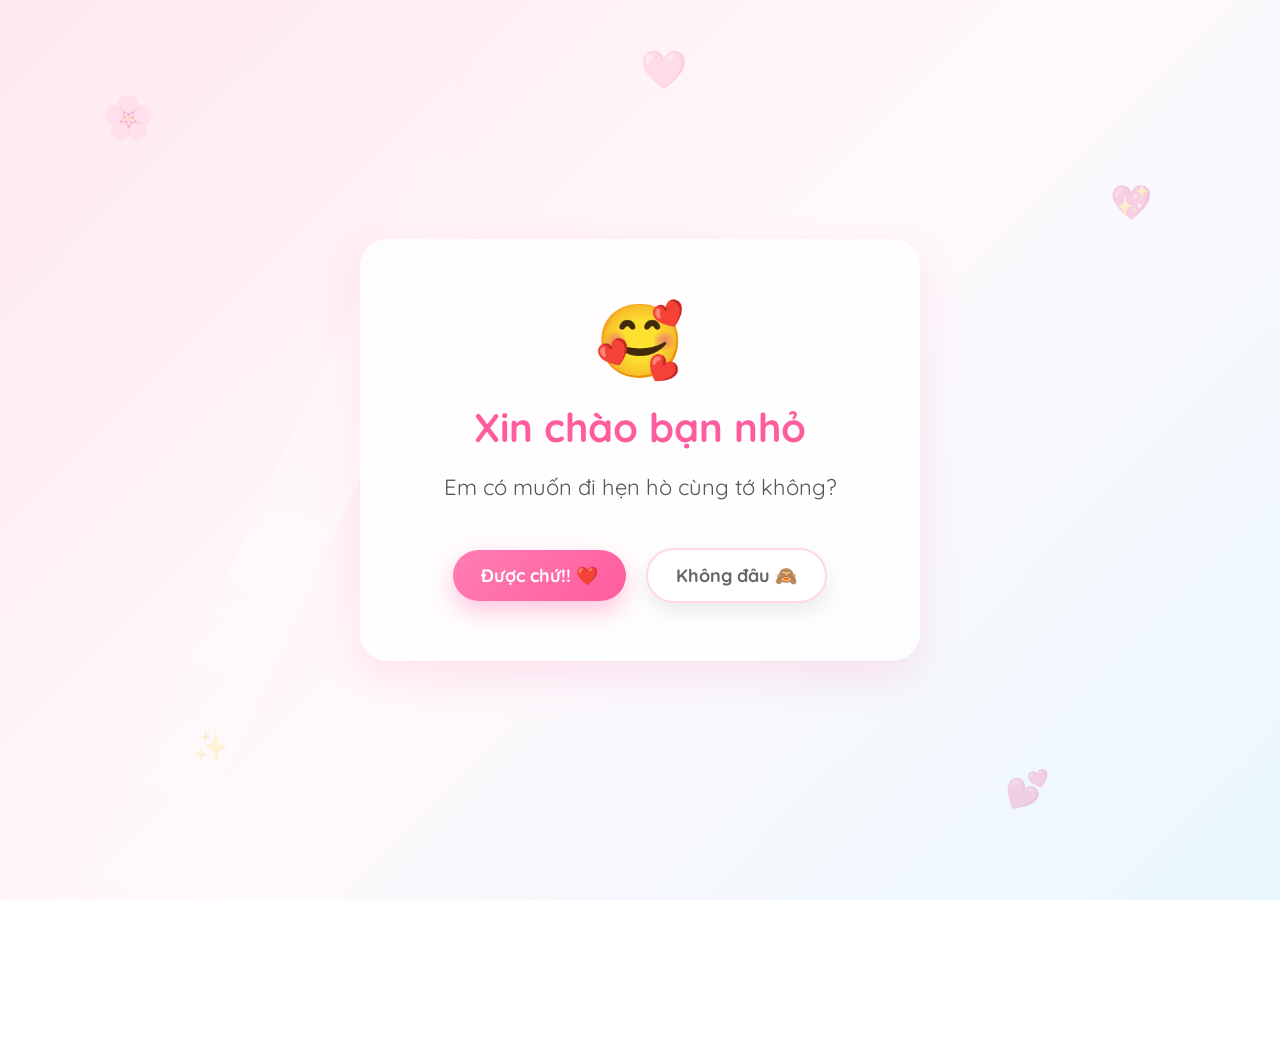
<file: index.html>
<!DOCTYPE html>
<html lang="vi">

<head>
    <meta charset="UTF-8">
    <meta name="viewport" content="width=device-width, initial-scale=1.0">

    <title>💖 Gửi đến em 💖</title>

    <!-- Google Font -->
    <link rel="preconnect" href="https://fonts.googleapis.com">
    <link rel="preconnect" href="https://fonts.gstatic.com" crossorigin>

    <link href="https://fonts.googleapis.com/css2?family=Quicksand:wght@400;500;700&display=swap"
          rel="stylesheet">

    <link rel="stylesheet" href="css/style.css">
</head>

<body>

<!-- Background -->
<div class="background">

    <span class="floating floating1">🌸</span>
    <span class="floating floating2">💖</span>
    <span class="floating floating3">✨</span>
    <span class="floating floating4">💕</span>
    <span class="floating floating5">🩷</span>

</div>

<!-- Main -->
<main class="container">

    <section class="card">

        <div class="emoji">
            🥰
        </div>

        <h1>
            Xin chào bạn nhỏ
        </h1>

        <p class="question">
            Em có muốn đi hẹn hò cùng tớ không?
        </p>

        <div class="buttons">

            <button
                    id="yesBtn"
                    class="btn yes-btn">

                Được chứ!! ❤️

            </button>
            <button
                    id="noBtn"
                    class="btn no-btn">

                Không đâu 🙈

            </button>

        </div>
    </section>


</main>

<!-- Heart Animation -->
<div id="heart-container"></div>

<script src="js/index.js"></script>

</body>

</html>
</file>
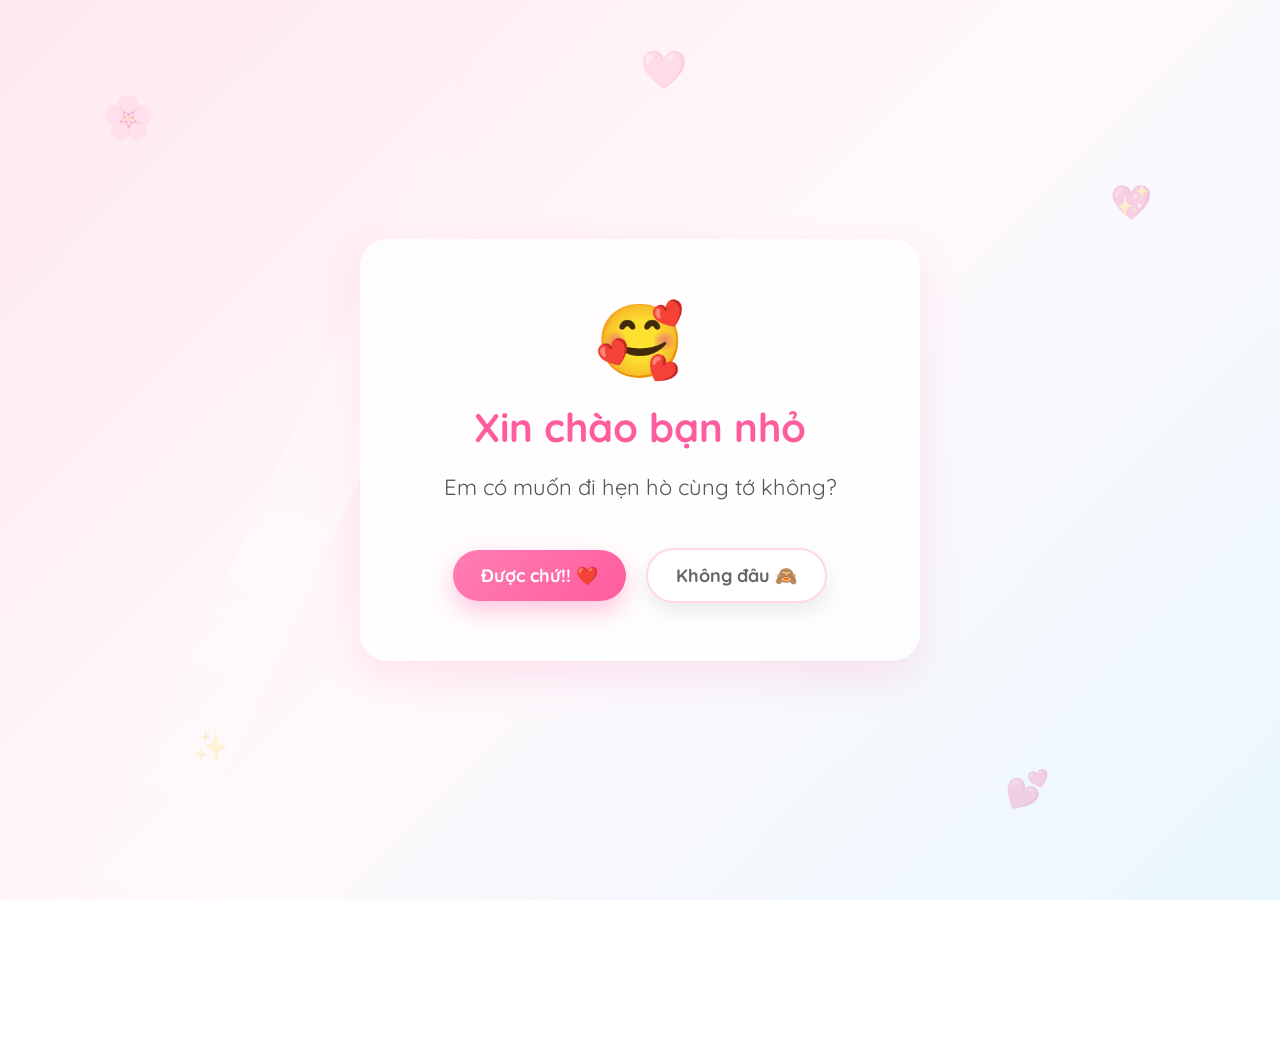
<file: front/index.html>
<!DOCTYPE html>
<html lang="vi">

<head>
    <meta charset="UTF-8">
    <meta name="viewport" content="width=device-width, initial-scale=1.0">

    <title>💖 Gửi đến em 💖</title>

    <!-- Google Font -->
    <link rel="preconnect" href="https://fonts.googleapis.com">
    <link rel="preconnect" href="https://fonts.gstatic.com" crossorigin>

    <link href="https://fonts.googleapis.com/css2?family=Quicksand:wght@400;500;700&display=swap"
          rel="stylesheet">

    <link rel="stylesheet" href="css/style.css">
</head>

<body>

<!-- Background -->
<div class="background">

    <span class="floating floating1">🌸</span>
    <span class="floating floating2">💖</span>
    <span class="floating floating3">✨</span>
    <span class="floating floating4">💕</span>
    <span class="floating floating5">🩷</span>

</div>

<!-- Main -->
<main class="container">

    <section class="card">

        <div class="emoji">
            🥰
        </div>

        <h1>
            Xin chào bạn nhỏ
        </h1>

        <p class="question">
            Em có muốn đi hẹn hò cùng tớ không?
        </p>

        <div class="buttons">

            <button
                    id="yesBtn"
                    class="btn yes-btn">

                Được chứ!! ❤️

            </button>
            <button
                    id="noBtn"
                    class="btn no-btn">

                Không đâu 🙈

            </button>

        </div>
    </section>


</main>

<!-- Heart Animation -->
<div id="heart-container"></div>

<!-- Music (tùy chọn, có thể bỏ nếu chưa dùng) -->
<!--
<audio id="bgMusic" loop>
    <source src="assets/music.mp3" type="audio/mpeg">
</audio>
-->

<script src="js/index.js"></script>

</body>

</html>
</file>
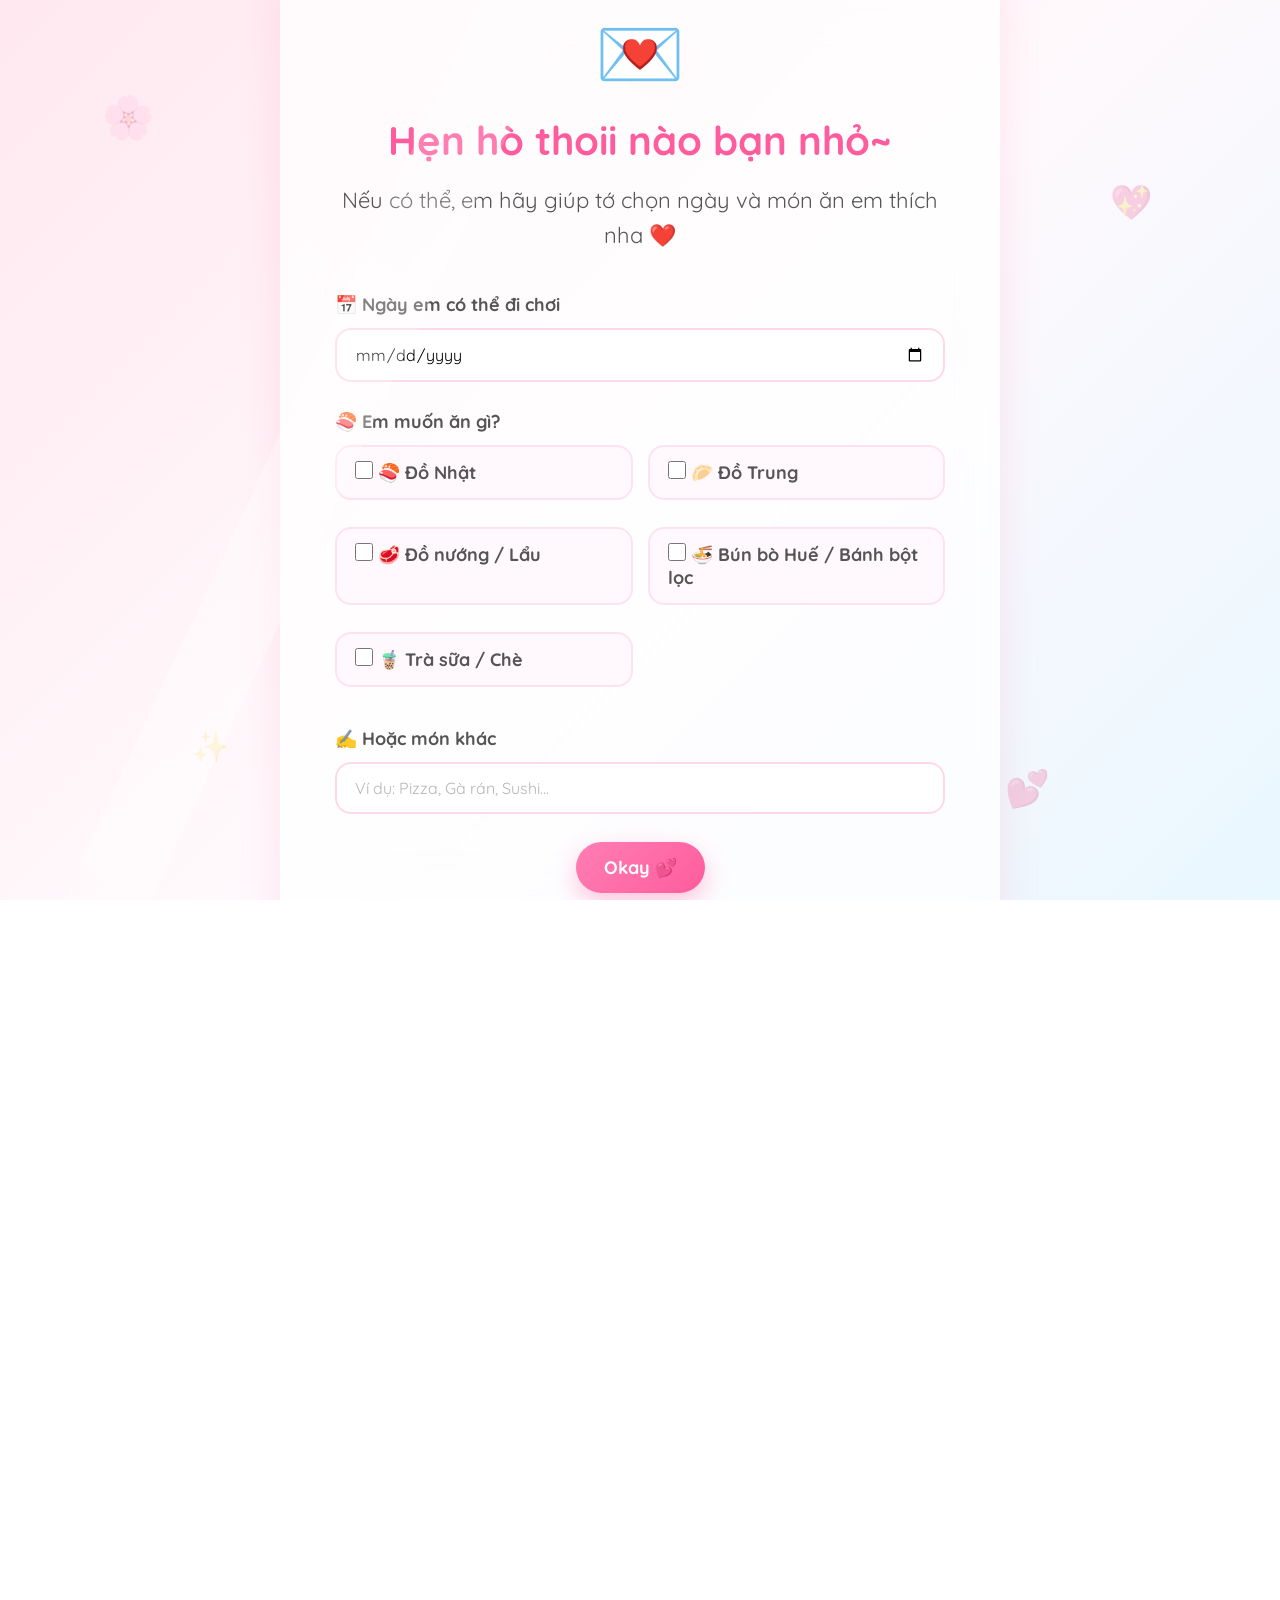
<file: front/booking.html>
<!DOCTYPE html>
<html lang="vi">

<head>
    <meta charset="UTF-8">
    <meta name="viewport" content="width=device-width, initial-scale=1.0">

    <title>💖 Hẹn hò thoiiiii 💖</title>

    <!-- Google Font -->
    <link rel="preconnect" href="https://fonts.googleapis.com">
    <link rel="preconnect" href="https://fonts.gstatic.com" crossorigin>

    <link href="https://fonts.googleapis.com/css2?family=Quicksand:wght@400;500;700&display=swap"
          rel="stylesheet">

    <link rel="stylesheet" href="css/style.css">
</head>

<body>

<!-- Background -->

<div class="background">

    <span class="floating floating1">🌸</span>
    <span class="floating floating2">💖</span>
    <span class="floating floating3">✨</span>
    <span class="floating floating4">💕</span>
    <span class="floating floating5">🩷</span>

</div>

<!-- Main -->

<main class="container">

    <section class="card booking-card">

        <div class="emoji">
            💌
        </div>

        <h1>
            Hẹn hò thoii nào bạn nhỏ~
        </h1>

        <p class="question">
            Nếu có thể, em hãy giúp tớ chọn ngày và món ăn em thích nha ❤️
        </p>

        <!-- Ngày -->

        <div class="form-group">

            <label for="date">
                📅 Ngày em có thể đi chơi
            </label>

            <input
                    type="date"
                    id="date">

        </div>

        <!-- Đồ ăn -->

        <div class="form-group">

            <label>
                🍣 Em muốn ăn gì?
            </label>

            <div class="food-list">

                <label class="food-item">

                    <input
                            type="checkbox"
                            value="🍣 Đồ Nhật">

                    <span>🍣 Đồ Nhật</span>

                </label>

                <label class="food-item">

                    <input
                            type="checkbox"
                            value="🥟 Đồ Trung">

                    <span>🥟 Đồ Trung</span>

                </label>

                <label class="food-item">

                    <input
                            type="checkbox"
                            value="🥩 Đồ nướng / Lẩu">

                    <span>🥩 Đồ nướng / Lẩu</span>

                </label>

                <label class="food-item">

                    <input
                            type="checkbox"
                            value="🍜 Bún bò Huế / Bánh bột lọc">

                    <span>🍜 Bún bò Huế / Bánh bột lọc</span>

                </label>

                <label class="food-item">

                    <input
                            type="checkbox"
                            value="🧋 Trà sữa / Chè">

                    <span>🧋 Trà sữa / Chè</span>

                </label>

            </div>

        </div>

        <!-- Khác -->

        <div class="form-group">

            <label for="otherFood">
                ✍️ Hoặc món khác
            </label>

            <input
                    type="text"
                    id="otherFood"
                    placeholder="Ví dụ: Pizza, Gà rán, Sushi...">

        </div>

        <!-- Submit -->

        <button
                id="submitBtn"
                class="btn yes-btn">

            Okay 💕

        </button>

    </section>

</main>

<!-- Popup -->

<div
        id="popup"
        class="popup">

    <div class="popup-card">

        <div class="popup-emoji">

            🥰💖

        </div>

        <h2>

            Xin cảm ơn công chúa của tớ !!!

        </h2>

        <div id="popupMessage">

        </div>

        <button
                id="closePopup"
                class="btn yes-btn">

            Đóng

        </button>

    </div>

</div>

<!-- Heart Animation -->

<div id="heart-container"></div>

<script src="js/booking.js"></script>

</body>

</html>
</file>
<file: css/style.css>
/* ===========================================================
   RESET
=========================================================== */
html,
body{
    width:100%;
    height:100%;
    overflow:hidden;
}

*{
    margin:0;
    padding:0;
    box-sizing:border-box;
}

:root{

    --primary:#ff5c9d;
    --primary-dark:#ff3f8b;
    --primary-light:#ffd9e9;

    --background1:#ffe8f0;
    --background2:#fff9fc;
    --background3:#e9f7ff;

    --text:#555;

    --shadow:
            0 15px 40px rgba(255,120,170,.18);

}

html{

    scroll-behavior:smooth;

}

body{

    min-height:100vh;

    overflow:hidden;

    font-family:'Quicksand',sans-serif;

    display:flex;

    justify-content:center;

    align-items:center;

    background:
            linear-gradient(
                    135deg,
                    var(--background1),
                    var(--background2),
                    var(--background3)
            );

    position:relative;

}

/* ===========================================================
   BACKGROUND
=========================================================== */

.background{

    position:fixed;

    inset:0;

    overflow:hidden;

    pointer-events:none;

}

.floating{

    position:absolute;

    opacity:.25;

    animation:float 8s ease-in-out infinite;

    user-select:none;

}

.floating1{ top:10%; left:8%;   font-size:42px; }
.floating2{ top:20%; right:10%; font-size:34px; animation-delay:1s; }
.floating3{ bottom:15%; left:15%; font-size:30px; animation-delay:2s; }
.floating4{ bottom:10%; right:18%; font-size:36px; animation-delay:3s; }
.floating5{ top:5%; left:50%; font-size:38px; animation-delay:4s; }

/* ===========================================================
   CONTAINER
=========================================================== */

.container{

    width:100%;

    display:flex;

    justify-content:center;

    align-items:center;

    padding:20px;

    z-index:2;

}

/* ===========================================================
   CARD
=========================================================== */

.card{

    width:560px;

    max-width:95%;

    padding:55px;

    text-align:center;

    border-radius:28px;

    background:rgba(255,255,255,.72);

    backdrop-filter:blur(18px);

    box-shadow:var(--shadow);

    position:relative;

    overflow:visible;

    animation:popup .7s ease;

}

.card::before{

    content:"";

    position:absolute;

    width:80px;

    height:250%;

    left:-120px;

    top:-50%;

    background:linear-gradient(transparent,rgba(255,255,255,.4),transparent);

    transform:rotate(25deg);

    animation:shine 9s linear infinite;

}

.booking-card{

    width:720px;

}

/* ===========================================================
   TYPOGRAPHY
=========================================================== */

.emoji{

    font-size:72px;

    margin-bottom:18px;

    animation:bounce 2s infinite;

}

h1{

    color:var(--primary);

    font-size:40px;

    margin-bottom:18px;

}

.question{

    font-size:22px;

    color:var(--text);

    line-height:1.6;

    margin-bottom:40px;

}

.tip{

    margin-top:35px;

    color:#888;

    font-size:15px;

}

/* ===========================================================
   BUTTON AREA
=========================================================== */

.buttons{

    position:relative;

    display:flex;

    justify-content:center;

    align-items:center;

    gap:20px;

    margin-top:30px;

    min-height:60px;

}

/* ===========================================================
   COMMON BUTTON
=========================================================== */

.btn{

    border:none;

    outline:none;

    cursor:pointer;

    border-radius:999px;

    padding:14px 28px;

    font-size:18px;

    font-weight:700;

    font-family:inherit;

    transition:
            transform .25s,
            box-shadow .25s,
            background .25s;

    user-select:none;

}

/* ===========================================================
   YES BUTTON
=========================================================== */

.yes-btn{

    background:linear-gradient(135deg,#ff7eb3,#ff5c9d);

    color:white;

    box-shadow:0 10px 25px rgba(255,92,157,.35);

    flex-shrink:0;

}

.yes-btn:hover{ transform:translateY(-3px) scale(1.05); }

.yes-btn:active{ transform:scale(.95); }

.yes-btn.big{ transform:scale(1.18); }

/* ===========================================================
   NO BUTTON
=========================================================== */

.no-btn{

    position:relative;

    background:white;

    color:#666;

    border:2px solid #ffd7e8;

    box-shadow:0 8px 20px rgba(0,0,0,.08);

    transition:
            left .25s ease,
            top  .25s ease,
            transform .2s ease,
            opacity .3s ease;

    z-index:10;

}

.no-btn:hover{ background:#fff3f8; }

.no-btn.escape{

    transform:scale(.9) rotate(-8deg);

}

.no-btn.disappear{

    opacity:0;

    transform:scale(0);

    pointer-events:none;

}

/* ===========================================================
   HEART CONTAINER
=========================================================== */

#heart-container{

    position:fixed;

    inset:0;

    overflow:hidden;

    pointer-events:none;

    z-index:99999;

}

.heart{

    position:absolute;

    will-change:transform,opacity;

}

/* ===========================================================
   ANIMATION
=========================================================== */

@keyframes popup{
    from{ opacity:0; transform:translateY(40px); }
    to{   opacity:1; transform:translateY(0); }
}

@keyframes bounce{
    0%,100%{ transform:translateY(0); }
    50%{     transform:translateY(-10px); }
}

@keyframes float{
    0%,100%{ transform:translateY(0); }
    50%{     transform:translateY(-25px); }
}

@keyframes heartFly{
    from{ transform:translateY(0) scale(1); opacity:1; }
    to{   transform:translateY(-280px) scale(1.8); opacity:0; }
}

@keyframes shine{
    0%{   left:-120px; }
    100%{ left:800px; }
}

/* ===========================================================
   BOOKING PAGE
=========================================================== */

.form-group{

    margin-bottom:28px;

    text-align:left;

}

.form-group label{

    display:block;

    margin-bottom:12px;

    color:#555;

    font-size:18px;

    font-weight:700;

}

.form-group input[type="date"],
.form-group input[type="text"]{

    width:100%;

    padding:14px 18px;

    border-radius:16px;

    border:2px solid #ffd9e9;

    outline:none;

    background:white;

    font-size:16px;

    font-family:inherit;

    transition:border-color .25s, box-shadow .25s, transform .25s;

}

.form-group input[type="date"]:focus,
.form-group input[type="text"]:focus{

    border-color:var(--primary);

    box-shadow:0 0 0 5px rgba(255,92,157,.15);

    transform:scale(1.01);

}

::placeholder{ color:#b6b6b6; }

/* ===========================================================
   FOOD LIST
=========================================================== */

.food-list{

    display:grid;

    grid-template-columns:repeat(auto-fit,minmax(220px,1fr));

    gap:15px;

}

.food-item{

    display:flex;

    align-items:center;

    gap:12px;

    padding:14px 18px;

    border-radius:16px;

    background:#fff8fc;

    border:2px solid #ffe2ef;

    cursor:pointer;

    transition:.25s;

}

.food-item:hover{ background:#fff0f7; transform:translateY(-2px); border-color:#ff97c1; }

.food-item input{ width:18px; height:18px; accent-color:var(--primary); }

.food-item:has(input:checked){

    background:#ffe8f3;

    border-color:var(--primary);

    box-shadow:0 8px 18px rgba(255,92,157,.18);

}

/* ===========================================================
   POPUP
=========================================================== */

.popup{

    position:fixed;

    inset:0;

    display:flex;

    justify-content:center;

    align-items:center;

    background:rgba(0,0,0,.35);

    backdrop-filter:blur(8px);

    opacity:0;

    visibility:hidden;

    transition:.35s;

    z-index:99999;

}

.popup.show{ opacity:1; visibility:visible; }

.popup-card{

    width:560px;

    max-width:92%;

    padding:42px;

    border-radius:26px;

    background:white;

    position:relative;

    overflow:hidden;

    text-align:center;

    box-shadow:0 20px 45px rgba(0,0,0,.2);

    animation:popup .35s ease;

}

.popup-card::before{

    content:"";

    position:absolute;

    width:90px;

    height:250%;

    top:-50%;

    left:-100px;

    transform:rotate(25deg);

    background:linear-gradient(transparent,rgba(255,255,255,.5),transparent);

    animation:shine 7s linear infinite;

}

.popup-emoji{ font-size:60px; margin-bottom:15px; }

.popup-card h2{ color:var(--primary); margin-bottom:18px; }

.popup-card p{ color:#555; line-height:1.8; font-size:17px; }

.popup-card b{ color:var(--primary); }

.popup-card button{ margin-top:28px; }

/* ===========================================================
   SCROLLBAR
=========================================================== */

::-webkit-scrollbar{ width:10px; }

::-webkit-scrollbar-track{ background:#fff4f8; }

::-webkit-scrollbar-thumb{ background:#ffc6dc; border-radius:30px; }

::-webkit-scrollbar-thumb:hover{ background:#ff9fc4; }

/* ===========================================================
   MOBILE
=========================================================== */

@media(max-width:768px){

    body{ overflow-y:auto; overflow-x:hidden; }

    .card{ padding:35px 24px; margin:20px 0; }

    .booking-card{ width:100%; }

    h1{ font-size:30px; }

    .question{ font-size:18px; }

    .buttons{ min-height:60px; }

    .food-list{ grid-template-columns:1fr; }

    .popup-card{ padding:28px; }

}

@media(max-width:480px){

    .emoji{ font-size:56px; }

    h1{ font-size:26px; }

    .question{ font-size:17px; }

    .form-group label{ font-size:16px; }

    .popup-card h2{ font-size:22px; }

}

/* ===========================================================
   ACCESSIBILITY
=========================================================== */

@media(prefers-reduced-motion:reduce){
    *{ animation:none !important; transition:none !important; }
}
</file>
<file: front/css/style.css>
/* ===========================================================
   RESET
=========================================================== */
html,
body{
    width:100%;
    height:100%;
    overflow:hidden;
}

*{
    margin:0;
    padding:0;
    box-sizing:border-box;
}

:root{

    --primary:#ff5c9d;
    --primary-dark:#ff3f8b;
    --primary-light:#ffd9e9;

    --background1:#ffe8f0;
    --background2:#fff9fc;
    --background3:#e9f7ff;

    --text:#555;

    --shadow:
            0 15px 40px rgba(255,120,170,.18);

}

html{

    scroll-behavior:smooth;

}

body{

    min-height:100vh;

    overflow:hidden;

    font-family:'Quicksand',sans-serif;

    display:flex;

    justify-content:center;

    align-items:center;

    background:
            linear-gradient(
                    135deg,
                    var(--background1),
                    var(--background2),
                    var(--background3)
            );

    position:relative;

}

/* ===========================================================
   BACKGROUND
=========================================================== */

.background{

    position:fixed;

    inset:0;

    overflow:hidden;

    pointer-events:none;

}

.floating{

    position:absolute;

    opacity:.25;

    animation:float 8s ease-in-out infinite;

    user-select:none;

}

.floating1{ top:10%; left:8%;   font-size:42px; }
.floating2{ top:20%; right:10%; font-size:34px; animation-delay:1s; }
.floating3{ bottom:15%; left:15%; font-size:30px; animation-delay:2s; }
.floating4{ bottom:10%; right:18%; font-size:36px; animation-delay:3s; }
.floating5{ top:5%; left:50%; font-size:38px; animation-delay:4s; }

/* ===========================================================
   CONTAINER
=========================================================== */

.container{

    width:100%;

    display:flex;

    justify-content:center;

    align-items:center;

    padding:20px;

    z-index:2;

}

/* ===========================================================
   CARD
=========================================================== */

.card{

    width:560px;

    max-width:95%;

    padding:55px;

    text-align:center;

    border-radius:28px;

    background:rgba(255,255,255,.72);

    backdrop-filter:blur(18px);

    box-shadow:var(--shadow);

    position:relative;

    overflow:visible;

    animation:popup .7s ease;

}

.card::before{

    content:"";

    position:absolute;

    width:80px;

    height:250%;

    left:-120px;

    top:-50%;

    background:linear-gradient(transparent,rgba(255,255,255,.4),transparent);

    transform:rotate(25deg);

    animation:shine 9s linear infinite;

}

.booking-card{

    width:720px;

}

/* ===========================================================
   TYPOGRAPHY
=========================================================== */

.emoji{

    font-size:72px;

    margin-bottom:18px;

    animation:bounce 2s infinite;

}

h1{

    color:var(--primary);

    font-size:40px;

    margin-bottom:18px;

}

.question{

    font-size:22px;

    color:var(--text);

    line-height:1.6;

    margin-bottom:40px;

}

.tip{

    margin-top:35px;

    color:#888;

    font-size:15px;

}

/* ===========================================================
   BUTTON AREA
   — position:relative để no-btn absolute bên trong
=========================================================== */

.buttons{

    position:relative;

    display:flex;

    justify-content:center;

    align-items:center;

    gap:20px;

    margin-top:30px;

    /* chiều cao đủ để no-btn có chỗ nhảy lên/xuống */
    min-height:60px;

}

/* ===========================================================
   COMMON BUTTON
=========================================================== */

.btn{

    border:none;

    outline:none;

    cursor:pointer;

    border-radius:999px;

    padding:14px 28px;

    font-size:18px;

    font-weight:700;

    font-family:inherit;

    transition:
            transform .25s,
            box-shadow .25s,
            background .25s;

    user-select:none;

}

/* ===========================================================
   YES BUTTON — đứng yên trong flex
=========================================================== */

.yes-btn{

    background:linear-gradient(135deg,#ff7eb3,#ff5c9d);

    color:white;

    box-shadow:0 10px 25px rgba(255,92,157,.35);

    flex-shrink:0;

}

.yes-btn:hover{ transform:translateY(-3px) scale(1.05); }

.yes-btn:active{ transform:scale(.95); }

.yes-btn.big{ transform:scale(1.18); }

/* ===========================================================
   NO BUTTON — absolute trong .buttons, di chuyển bằng JS
=========================================================== */

.no-btn{

    position:relative; /* JS sẽ chuyển sang absolute sau khi đọc vị trí */

    /* vị trí ban đầu: bên phải yes-btn — JS sẽ set đúng sau */
    background:white;

    color:#666;

    border:2px solid #ffd7e8;

    box-shadow:0 8px 20px rgba(0,0,0,.08);

    transition:
            left .25s ease,
            top  .25s ease,
            transform .2s ease,
            opacity .3s ease;

    z-index:10;

}

.no-btn:hover{ background:#fff3f8; }

.no-btn.escape{

    transform:scale(.9) rotate(-8deg);

}

.no-btn.disappear{

    opacity:0;

    transform:scale(0);

    pointer-events:none;

}

/* ===========================================================
   HEART CONTAINER
=========================================================== */

#heart-container{

    position:fixed;

    inset:0;

    overflow:hidden;

    pointer-events:none;

    z-index:99999;

}

.heart{

    position:absolute;

    will-change:transform,opacity;

}

/* ===========================================================
   ANIMATION
=========================================================== */

@keyframes popup{
    from{ opacity:0; transform:translateY(40px); }
    to{   opacity:1; transform:translateY(0); }
}

@keyframes bounce{
    0%,100%{ transform:translateY(0); }
    50%{     transform:translateY(-10px); }
}

@keyframes float{
    0%,100%{ transform:translateY(0); }
    50%{     transform:translateY(-25px); }
}

@keyframes heartFly{
    from{ transform:translateY(0) scale(1); opacity:1; }
    to{   transform:translateY(-280px) scale(1.8); opacity:0; }
}

@keyframes shine{
    0%{   left:-120px; }
    100%{ left:800px; }
}

/* ===========================================================
   BOOKING PAGE
=========================================================== */

.form-group{

    margin-bottom:28px;

    text-align:left;

}

.form-group label{

    display:block;

    margin-bottom:12px;

    color:#555;

    font-size:18px;

    font-weight:700;

}

.form-group input[type="date"],
.form-group input[type="text"]{

    width:100%;

    padding:14px 18px;

    border-radius:16px;

    border:2px solid #ffd9e9;

    outline:none;

    background:white;

    font-size:16px;

    font-family:inherit;

    transition:border-color .25s, box-shadow .25s, transform .25s;

}

.form-group input[type="date"]:focus,
.form-group input[type="text"]:focus{

    border-color:var(--primary);

    box-shadow:0 0 0 5px rgba(255,92,157,.15);

    transform:scale(1.01);

}

::placeholder{ color:#b6b6b6; }

/* ===========================================================
   FOOD LIST
=========================================================== */

.food-list{

    display:grid;

    grid-template-columns:repeat(auto-fit,minmax(220px,1fr));

    gap:15px;

}

.food-item{

    display:flex;

    align-items:center;

    gap:12px;

    padding:14px 18px;

    border-radius:16px;

    background:#fff8fc;

    border:2px solid #ffe2ef;

    cursor:pointer;

    transition:.25s;

}

.food-item:hover{ background:#fff0f7; transform:translateY(-2px); border-color:#ff97c1; }

.food-item input{ width:18px; height:18px; accent-color:var(--primary); }

.food-item:has(input:checked){

    background:#ffe8f3;

    border-color:var(--primary);

    box-shadow:0 8px 18px rgba(255,92,157,.18);

}

/* ===========================================================
   POPUP
=========================================================== */

.popup{

    position:fixed;

    inset:0;

    display:flex;

    justify-content:center;

    align-items:center;

    background:rgba(0,0,0,.35);

    backdrop-filter:blur(8px);

    opacity:0;

    visibility:hidden;

    transition:.35s;

    z-index:99999;

}

.popup.show{ opacity:1; visibility:visible; }

.popup-card{

    width:560px;

    max-width:92%;

    padding:42px;

    border-radius:26px;

    background:white;

    position:relative;

    overflow:hidden;

    text-align:center;

    box-shadow:0 20px 45px rgba(0,0,0,.2);

    animation:popup .35s ease;

}

.popup-card::before{

    content:"";

    position:absolute;

    width:90px;

    height:250%;

    top:-50%;

    left:-100px;

    transform:rotate(25deg);

    background:linear-gradient(transparent,rgba(255,255,255,.5),transparent);

    animation:shine 7s linear infinite;

}

.popup-emoji{ font-size:60px; margin-bottom:15px; }

.popup-card h2{ color:var(--primary); margin-bottom:18px; }

.popup-card p{ color:#555; line-height:1.8; font-size:17px; }

.popup-card b{ color:var(--primary); }

.popup-card button{ margin-top:28px; }

/* ===========================================================
   SCROLLBAR
=========================================================== */

::-webkit-scrollbar{ width:10px; }

::-webkit-scrollbar-track{ background:#fff4f8; }

::-webkit-scrollbar-thumb{ background:#ffc6dc; border-radius:30px; }

::-webkit-scrollbar-thumb:hover{ background:#ff9fc4; }

/* ===========================================================
   MOBILE
=========================================================== */

@media(max-width:768px){

    body{ overflow-y:auto; overflow-x:hidden; }

    .card{ padding:35px 24px; margin:20px 0; }

    .booking-card{ width:100%; }

    h1{ font-size:30px; }

    .question{ font-size:18px; }

    .buttons{ min-height:60px; }

    .food-list{ grid-template-columns:1fr; }

    .popup-card{ padding:28px; }

}

@media(max-width:480px){

    .emoji{ font-size:56px; }

    h1{ font-size:26px; }

    .question{ font-size:17px; }

    .form-group label{ font-size:16px; }

    .popup-card h2{ font-size:22px; }

}

/* ===========================================================
   ACCESSIBILITY
=========================================================== */

@media(prefers-reduced-motion:reduce){
    *{ animation:none !important; transition:none !important; }
}
</file>
